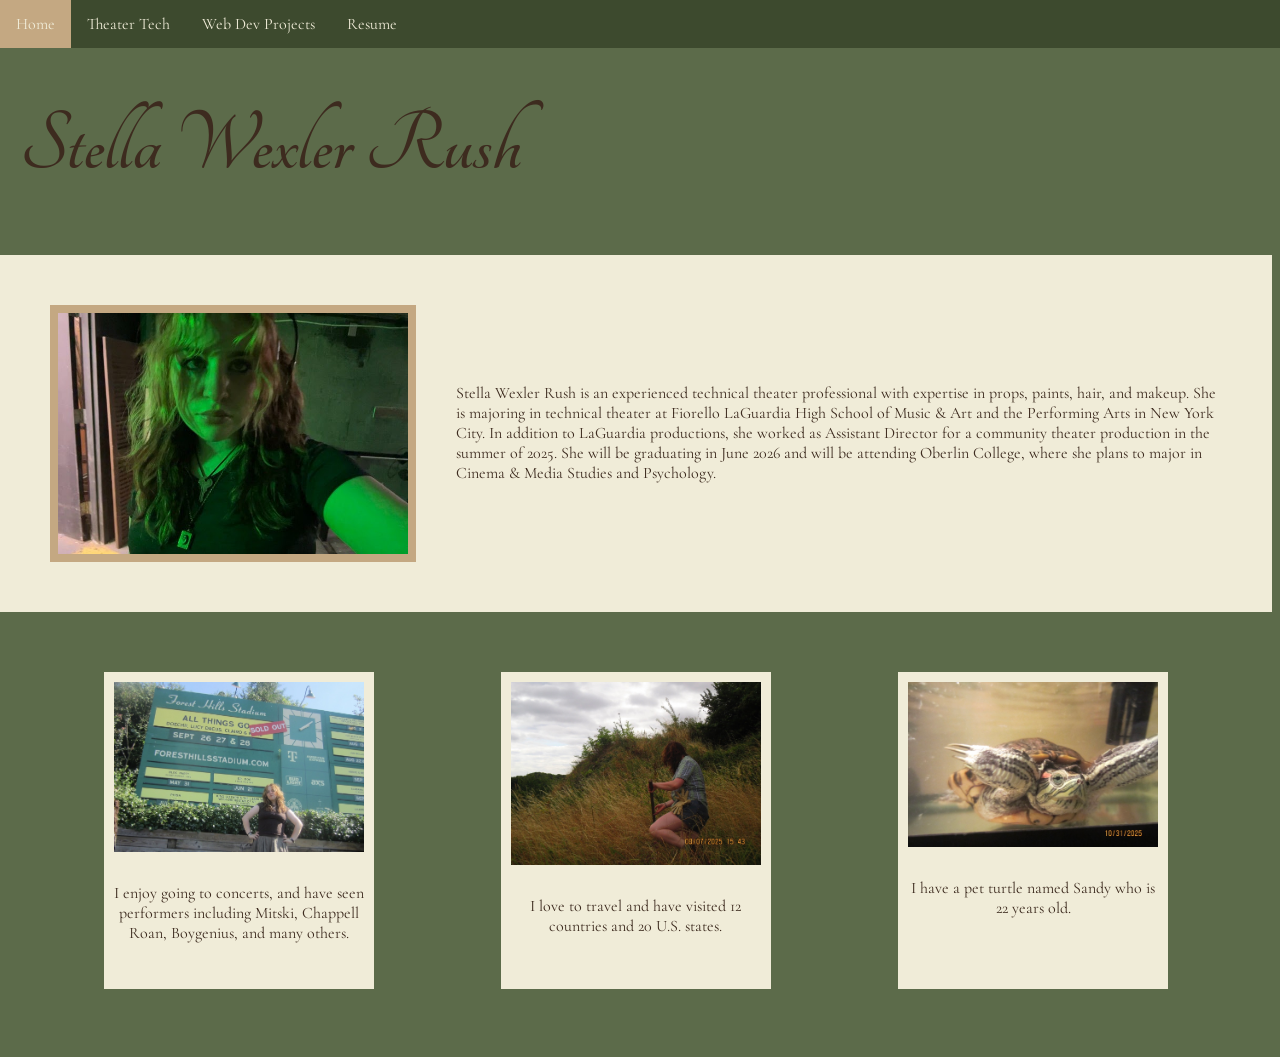
<file: index.html>
<!-- Final Project
Requirements
[ yes ] Customized HTML Page #1 - Home
[ yes ] Customized HTML Page #2  - Theater Tech
[ yes ] Customized HTML Page #3 - Web Dev Projects
[ yes ] Customized HTML Page #4 - Resume

Select ONE Additional Feature to Add  
[ yes ] Feature 1 - Google Font
[ no ] Feature 2 - Include jQuery
[ no ] Feature 3 - Embed Code from Spotify/Google Docs/YouTube
[ no ] Feature 4 - Customized HTML Page #5
-->


<!DOCTYPE html>
<html>
  <head>
    <meta charset="utf-8" />
    <title>Final Portfolio Project</title>
    <link href="style.css" rel="stylesheet" type="text/css" />
    <link rel="preconnect" href="https://fonts.googleapis.com">
    <link rel="preconnect" href="https://fonts.gstatic.com" crossorigin>
    <link href="https://fonts.googleapis.com/css2?family=Cormorant+Garamond:ital,wght@0,400;0,600;1,400&family=Tangerine:wght@400;700&display=swap" rel="stylesheet">
    <style>
      /* Styling Only Related To THIS Page */
      .hero {
      background-color: #F0ECD8;
      padding: 30px;
      display: flex;
      align-items: center;
      flex-wrap: wrap;
    }
    .hero img {
      width: 350px;
      margin: 20px;
      border: 8px solid #C4A882;
    }

    .hero p {
      color: #3D2B1F;
      padding: 20px;
      flex: 1;
    }
      .polaroid-section {
        display: flex;
        justify-content: space-around; 
        padding: 40px;
        flex-wrap: wrap;
      }
      .polaroid {
        background-color: #F0ECD8;
        padding: 10px;
        padding-bottom: 30px;
        width: 250px;
        margin: 20px;
      }
      .polaroid img {
      width: 250px;
      }

      .polaroid p {
        text-align: center;
        color: #3D2B1F;
        padding-top: 10px;
      }


    </style>
  </head>
  <body>
    <!-- ⬆⬆⬆⬆ Nav Bar -->
    <ul class="navbar">
      <li><a class="active" href="index.html">Home</a></li>
      <li><a href="shows.html">Theater Tech</a></li>
      <li><a href="webdev.html">Web Dev Projects</a></li>
      <li><a href="resume.html">Resume</a></li>
    </ul>

    <!-- ⬇⬇⬇⬇⬇⬇ Main Page Content -->
    <h1 style="padding-left: 20px;">Stella Wexler Rush</h1>
    <div class="hero">
      <img src="images/personal1.jpg" />
      <p>Stella Wexler Rush is an experienced technical theater professional with expertise in props, paints, hair, and makeup. She is majoring in technical theater at Fiorello LaGuardia High School of Music & Art and the Performing Arts in New York City. In addition to LaGuardia productions, she worked as Assistant Director for a community theater production in the summer of 2025. She will be graduating in June 2026 and will be attending Oberlin College, where she plans to major in Cinema & Media Studies and Psychology.  </p>
    </div>
    <div class="polaroid-section">
      <div class="polaroid">
        <img src="images/concert.jpg">
        <p>I enjoy going to concerts, and have seen performers including Mitski, Chappell Roan,  Boygenius, and many others.</p>
        </div>
       <div class="polaroid">  
        <img src="images/travel.jpg">
        <p>I love to travel and have visited 12 countries and 20 U.S. states.</p>
        </div>
      <div class="polaroid">
        <img src="images/turtle.jpg">
        <p>I have a pet turtle named Sandy who is 22 years old.</p>
      </div>
    </div>

  </body>
</html>
</file>
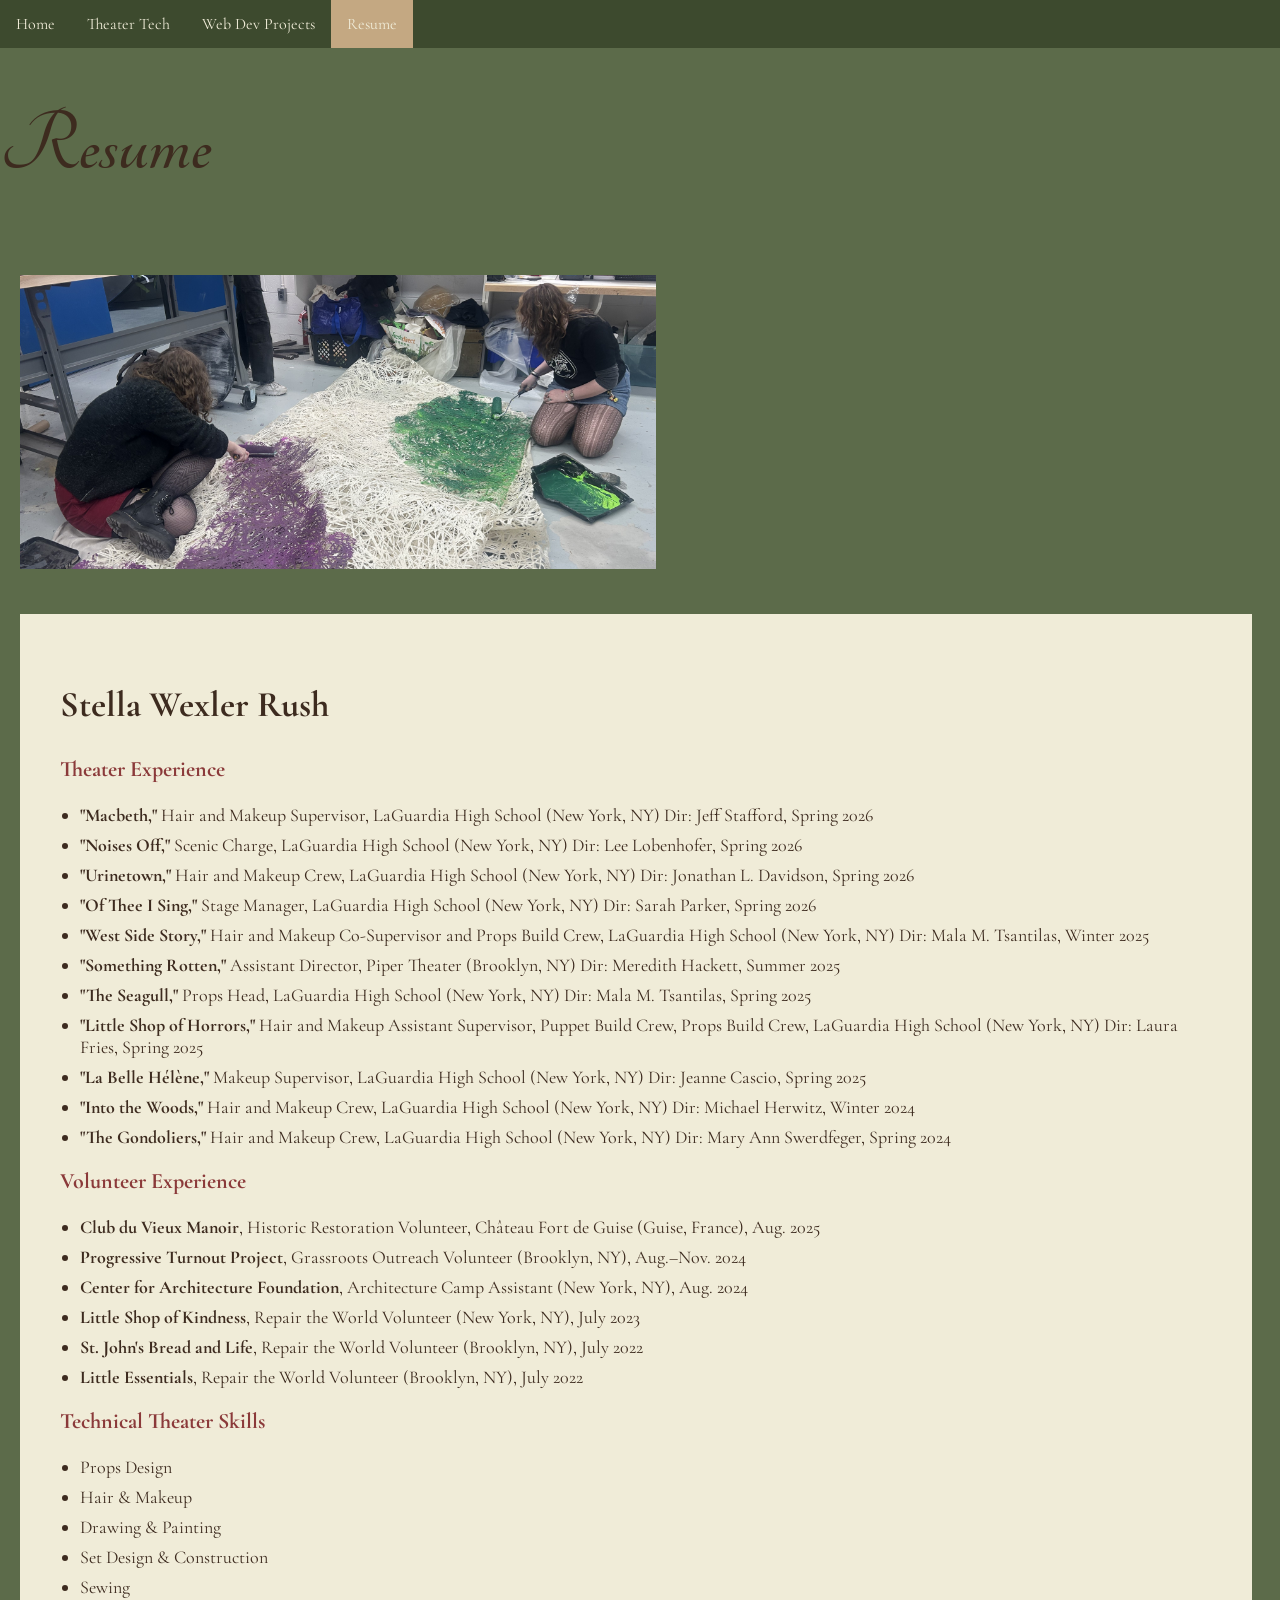
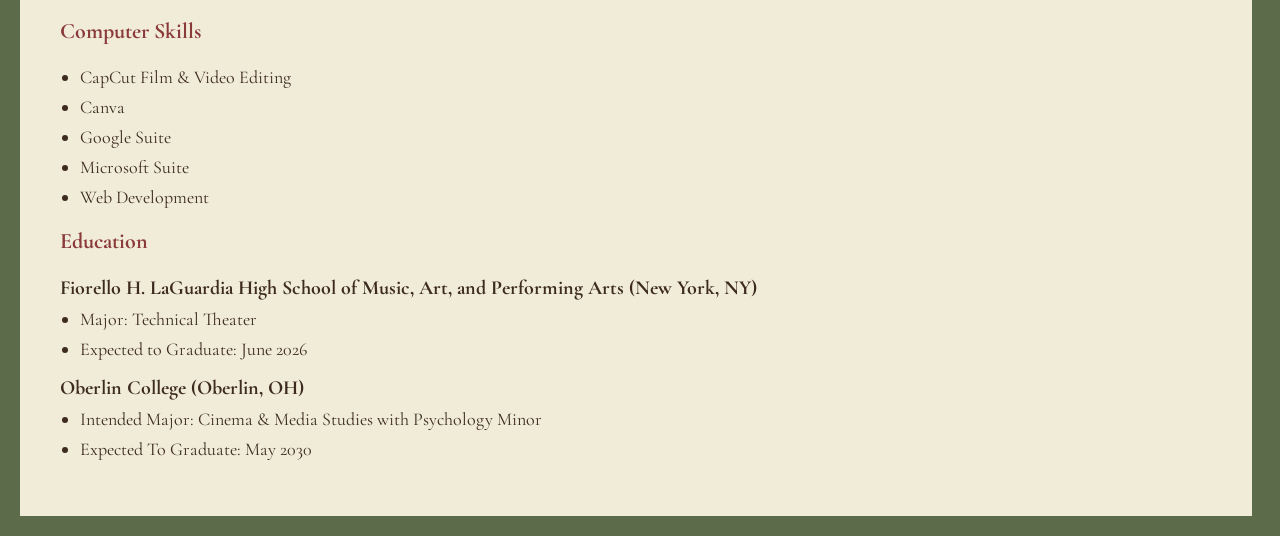
<file: resume.html>
<!-- Final Project
Requirements
[ yes ] Customized HTML Page #1 - Home
[ yes ] Customized HTML Page #2 - Theater Tech
[ yes ] Customized HTML Page #3 - Web Dev Projects
[ yes ] Customized HTML Page #4 - Resume

Select ONE Additional Feature to Add  
[ yes ] Feature 1 - Google Font
[ no ] Feature 2 - Include jQuery
[ no ] Feature 3 - Embed Code from Spotify/Google Docs/YouTube
[ no ] Feature 4 - Customized HTML Page #5
-->

<!DOCTYPE html>
<html>
  <head>
    <meta charset="utf-8" />
    <title>Final Project - Resume</title>
    <link href="style.css" rel="stylesheet" type="text/css" />
    <link rel="preconnect" href="https://fonts.googleapis.com">
    <link rel="preconnect" href="https://fonts.gstatic.com" crossorigin>
    <link href="https://fonts.googleapis.com/css2?family=Cormorant+Garamond:ital,wght@0,400;0,600;1,400&family=Tangerine:wght@400;700&display=swap" rel="stylesheet">
    <style>
.resume-hero {
  width:100%;
  text-align:left;
  padding:20px;
}
.resume-hero img {
  width: 50%;
}
.resume-block {
  background-color: #F0ECD8;
  color: #3D2B1F;
  padding: 40px;
  margin: 20px;
}
.resume-block h2 {
  font-family: "Cormorant Garamond", serif;
  font-size: 36px;
  font-weight: bold;
}
.resume-block li {
  font-family: "Cormorant Garamond", serif;
  font-size: 18px;
  margin-bottom: 8px;
}
.resume-block ul {
  list-style-type: disc;
  padding-left: 20px;
}
.resume-block h3 {
  font-family:"Cormorant Garamond", serif;
  font-size: 22px;
  color: #8B3A3A;
  margin-top: 20px;
  font-weight: bold;
}
.resume-block .school-name {
  font-weight: bold;
  font-size: 20px;
  list-style-type: none;
  margin-left: -20px;
  margin-top:15px;
}

      /* Styling Only Related To THIS Page */
    </style>
  </head>
  <body>
    <!-- ⬆⬆⬆⬆ Nav Bar -->
    <ul class="navbar">
      <li><a href="index.html">Home</a></li>
      <li><a href="shows.html">Theater Tech</a></li>
      <li><a href="webdev.html">Web Dev Projects</a></li>
      <li><a class="active" href="resume.html">Resume</a></li>
    </ul>
    <!-- ⬇⬇⬇⬇⬇⬇ Main Page Content -->
    <h1>Resume</h1>
<div class="resume-hero">
  <img src="images/resume_hero.jpg" />
  </div>
  <div class="resume-block">
    <h2>Stella Wexler Rush</h2>

    <h3>Theater Experience</h3>
    <ul>
      <li><strong>"Macbeth,"</strong> Hair and Makeup Supervisor, LaGuardia High School (New York, NY) Dir: Jeff Stafford, Spring 2026</li>
      <li><strong>"Noises Off,"</strong> Scenic Charge, LaGuardia High School (New York, NY) Dir: Lee Lobenhofer, Spring 2026</li>
      <li><strong>"Urinetown,"</strong> Hair and Makeup Crew, LaGuardia High School (New York, NY) Dir: Jonathan L. Davidson, Spring 2026</li>
      <li><strong>"Of Thee I Sing,"</strong> Stage Manager, LaGuardia High School (New York, NY) Dir: Sarah Parker, Spring 2026</li>
      <li><strong>"West Side Story,"</strong> Hair and Makeup Co-Supervisor and Props Build Crew, LaGuardia High School (New York, NY) Dir: Mala M. Tsantilas, Winter 2025</li>
      <li><strong>"Something Rotten,"</strong> Assistant Director, Piper Theater (Brooklyn, NY) Dir: Meredith Hackett, Summer 2025</li>
      <li><strong>"The Seagull,"</strong> Props Head, LaGuardia High School (New York, NY) Dir: Mala M. Tsantilas, Spring 2025</li>
      <li><strong>"Little Shop of Horrors,"</strong> Hair and Makeup Assistant Supervisor, Puppet Build Crew, Props Build Crew, LaGuardia High School (New York, NY) Dir: Laura Fries, Spring 2025</li>
      <li><strong>"La Belle Hélène,"</strong> Makeup Supervisor, LaGuardia High School (New York, NY) Dir: Jeanne Cascio, Spring 2025</li>
      <li><strong>"Into the Woods,"</strong> Hair and Makeup Crew, LaGuardia High School (New York, NY) Dir: Michael Herwitz, Winter 2024</li>
      <li><strong>"The Gondoliers,"</strong> Hair and Makeup Crew, LaGuardia High School (New York, NY) Dir: Mary Ann Swerdfeger, Spring 2024</li>
    </ul>

    <h3>Volunteer Experience</h3>
    <ul>
      <li><strong>Club du Vieux Manoir</strong>, Historic Restoration Volunteer, Château Fort de Guise (Guise, France), Aug. 2025</li>
      <li><strong>Progressive Turnout Project</strong>, Grassroots Outreach Volunteer (Brooklyn, NY), Aug.–Nov. 2024</li>
      <li><strong>Center for Architecture Foundation</strong>, Architecture Camp Assistant (New York, NY), Aug. 2024</li>
      <li><strong>Little Shop of Kindness</strong>, Repair the World Volunteer (New York, NY), July 2023</li>
      <li><strong>St. John's Bread and Life</strong>, Repair the World Volunteer (Brooklyn, NY), July 2022</li>
      <li><strong>Little Essentials</strong>, Repair the World Volunteer (Brooklyn, NY), July 2022</li>
    </ul>

    <h3>Technical Theater Skills</h3>
    <ul>
    <li>Props Design</li>
    <li>Hair & Makeup</li>
    <li>Drawing & Painting</li>
    <li>Set Design & Construction</li>
    <li>Sewing</li>
    </ul>

    <h3>Computer Skills</h3>
    <ul>
      <li>CapCut Film & Video Editing</li>
      <li>Canva</li>
      <li>Google Suite</li>
      <li>Microsoft Suite</li>
      <li>Web Development</li>
    </ul>

    <h3>Education</h3>
    <ul>
      <li class="school-name">Fiorello H. LaGuardia High School of Music, Art, and Performing Arts (New York, NY)</li>
      <li>Major: Technical Theater</li>
      <li>Expected to Graduate: June 2026</li>
    </ul>
  
    <ul>
      <li class="school-name">Oberlin College (Oberlin, OH)</li>
      <li>Intended Major: Cinema & Media Studies with Psychology Minor</li>
      <li>Expected To Graduate: May 2030</li>
    </ul>
    </div>
  </body>
</html>
</file>
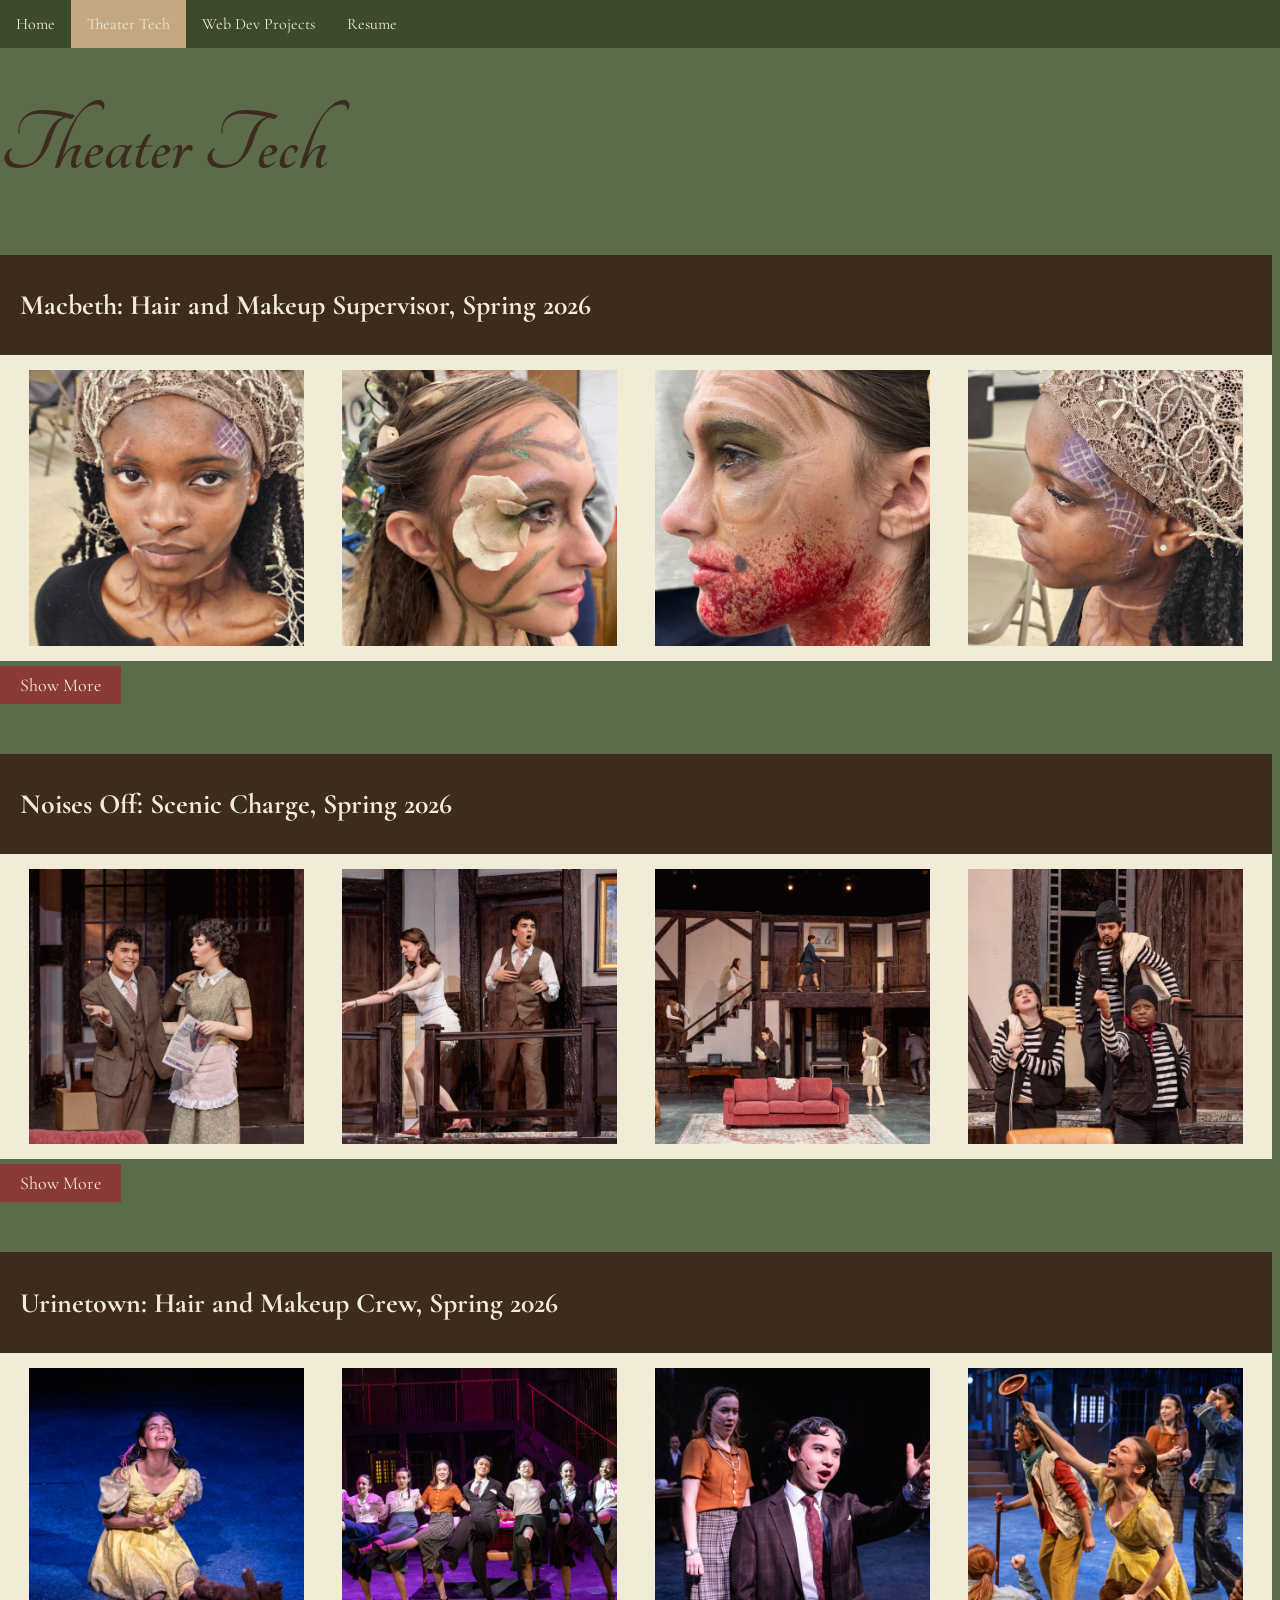
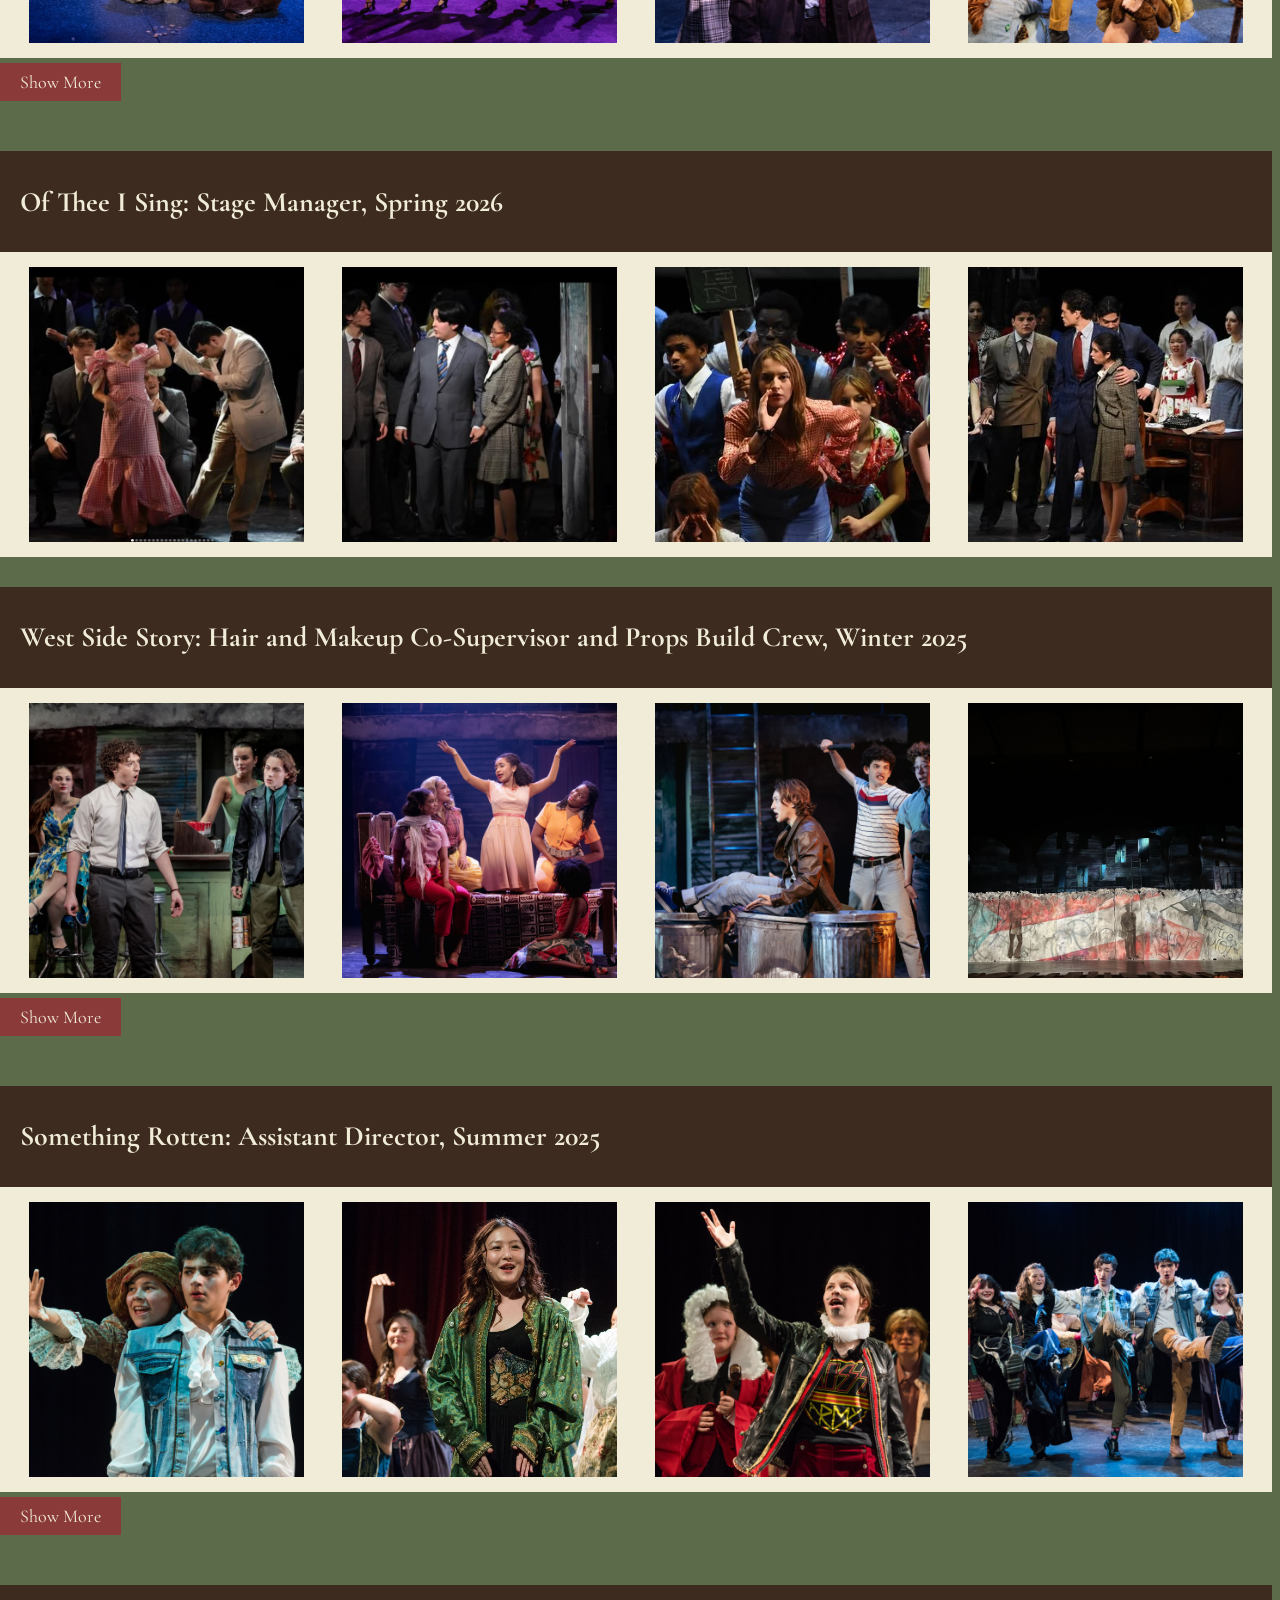
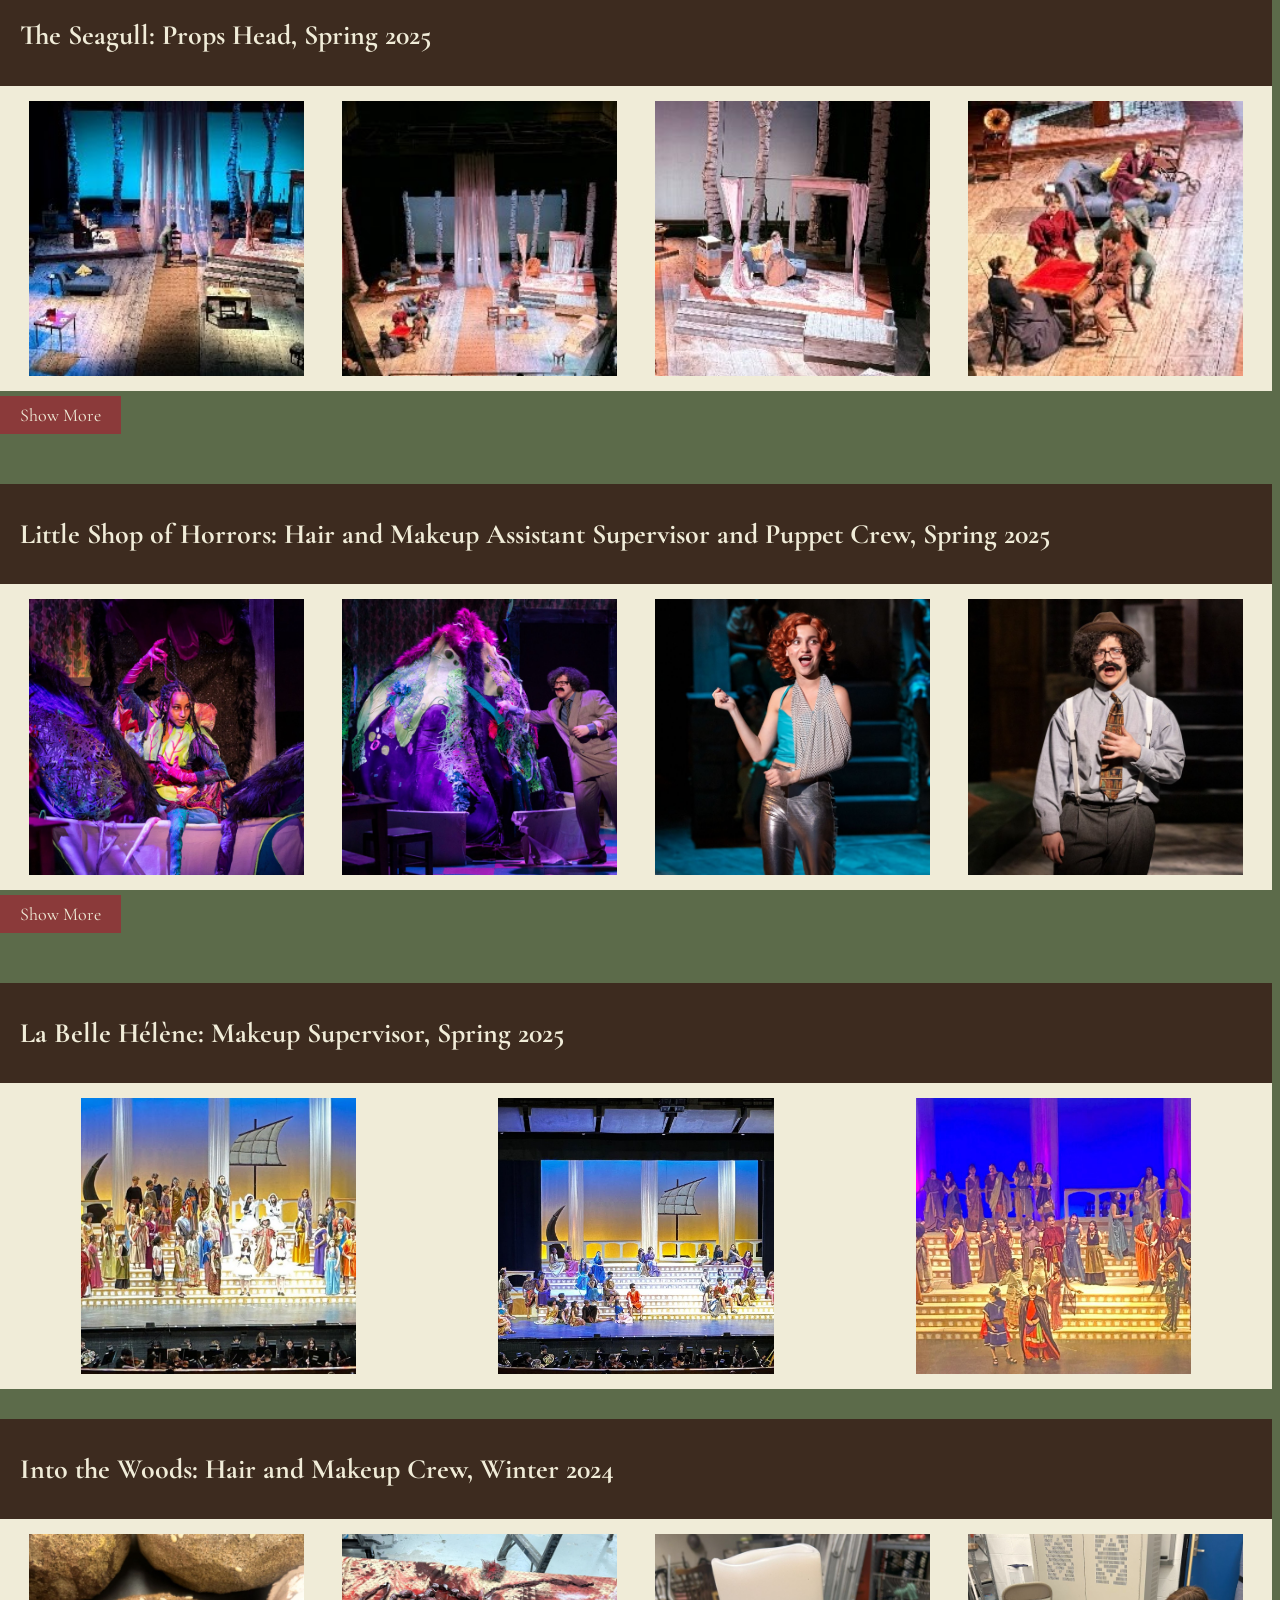
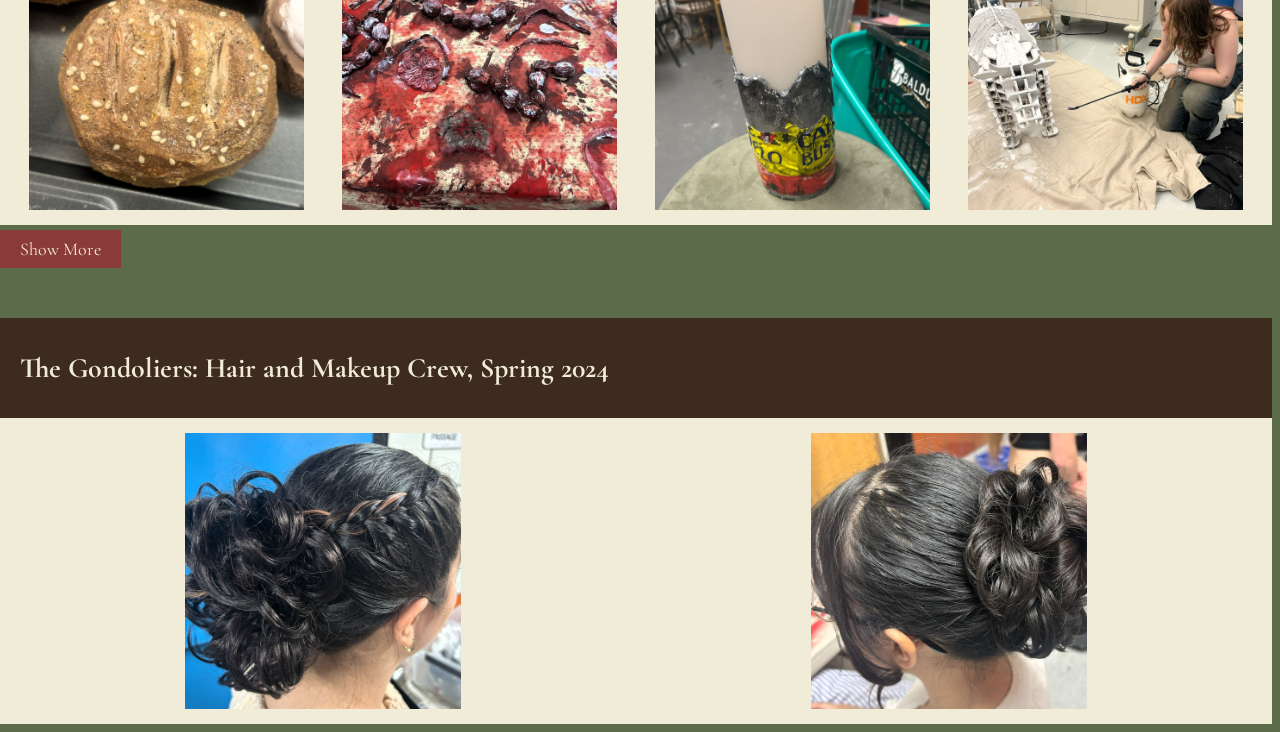
<file: shows.html>
<!-- Final Project
Requirements
[ yes ] Customized HTML Page #1 - Home
[ yes ] Customized HTML Page #2 - Theater Tech
[ yes ] Customized HTML Page #3 - Web Dev Projects
[ yes ] Customized HTML Page #4 - Resume

Select ONE Additional Feature to Add  
[ yes ] Feature 1 - Google Font
[ yes ] Feature 2 - Include jQuery
[ no ] Feature 3 - Embed Code from Spotify/Google Docs/YouTube
[ no ] Feature 4 - Customized HTML Page #5
-->

<!DOCTYPE html>

<html>
  <head>
    <meta charset="utf-8" />
    <title>Final Project - Theater Tech</title>
    <link href="style.css" rel="stylesheet" type="text/css" />
    <link rel="preconnect" href="https://fonts.googleapis.com">
    <link rel="preconnect" href="https://fonts.gstatic.com" crossorigin>
    <link href="https://fonts.googleapis.com/css2?family=Cormorant+Garamond:ital,wght@0,400;0,600;1,400&family=Tangerine:wght@400;700&display=swap" rel="stylesheet">
    <script src="https://ajax.googleapis.com/ajax/libs/jquery/3.7.1/jquery.min.js"></script>
    <style>
      .show-title {
        background-color: #3D2B1F;
        color: #F0ECD8;
        padding: 10px 20px;
        margin-top: 30px;
      }
      .show-title h2 {
        font-family: "Cormorant Garamond", serif;
        font-size: 28px;
      }
      .show-row {
        display: flex;
        justify-content: space-around;
        padding: 10px;
        background-color: #f0ecd8;
      }
        .show-row img {
          width: 22%;
          height: auto;
          margin: 5px;
        }
        .show-row-extra {
          display: block;
          background-color: #F0ECD8;
        }
        .show-row-extra img {
          width: 22%;
          height: auto;
          margin: 5px;
        }
        .show-more-btn {
          background-color: #8B3A3A;
          color: #F0ECD8;
          border: none;
          padding: 8px 20px;
          margin: 5px 0px 20px 0px; 
          font-family: "Cormorant Garamond", serif;
          font-size: 18px;
        }
      /* Styling Only Related To THIS Page */
    </style>
  </head>
  <body>
    <!-- ⬆⬆⬆⬆ Nav Bar -->
    <ul class="navbar">
      <li><a href="index.html">Home</a></li>
      <li><a class="active" href="shows.html">Theater Tech</a></li>
      <li><a href="webdev.html">Web Dev Projects</a></li>
      <li><a href="resume.html">Resume</a></li>
    </ul>

    <!-- ⬇⬇⬇⬇⬇⬇ Main Page Content -->
    <h1>Theater Tech</h1>
     <!-- MACBETH -->
      <div class="show-title">
        <h2> Macbeth: Hair and Makeup Supervisor, Spring 2026</h2>
        </div>
        <div class="show-row">
        <img src="images/shows/m1.jpg" />
        <img src="images/shows/m2.jpg" />
        <img src="images/shows/m3.jpg" />
        <img src="images/shows/m4.jpg" />
        </div>
        <div class="show-row-extra" style="display:none;">
          <div class="show-row">
          <img src="images/shows/m5.jpg" />
          <img src="images/shows/m6.jpg" />
          <img src="images/shows/m7.jpg" />
          <img src="images/shows/m8.jpg" />
          </div>
          <div class="show-row">
          <img src="images/shows/m9.jpg" />
          <img src="images/shows/m10.jpg" />
          <img src="images/shows/m11.jpg" />
          <img src="images/shows/m12.jpg" />
          </div>
        </div>
          <button class="show-more-btn">Show More</button>

     <!-- NOISES OFF -->
      <div class="show-title">
        <h2> Noises Off: Scenic Charge, Spring 2026</h2>
        </div>
        <div class="show-row">
        <img src="images/shows/no1.jpg" />
        <img src="images/shows/no2.jpg" />
        <img src="images/shows/no3.jpg" />
        <img src="images/shows/no4.jpg" />
        </div>
        <div class="show-row-extra" style="display:none;">
          <div class="show-row">
          <img src="images/shows/no5.jpg" />
          <img src="images/shows/no6.jpg" />
          <img src="images/shows/no7.jpg" />
          <img src="images/shows/no8.jpg" />
          </div>
        </div>
          <button class="show-more-btn">Show More</button>
        
     <!-- URINETOWN -->
      <div class="show-title">
        <h2> Urinetown: Hair and Makeup Crew, Spring 2026</h2>
        </div>
        <div class="show-row">
        <img src="images/shows/u1.jpg" />
        <img src="images/shows/u2.jpg" />
        <img src="images/shows/u3.jpg" />
        <img src="images/shows/u4.jpg" />
        </div>
        <div class="show-row-extra" style="display:none;">
          <div class="show-row">
          <img src="images/shows/u5.jpg" />
          <img src="images/shows/u6.jpg" />
          <img src="images/shows/u7.jpg" />
          <img src="images/shows/u8.jpg" />
          </div>
        </div>
          <button class="show-more-btn">Show More</button>

     <!-- Of Thee I Sing -->
      <div class="show-title">
        <h2> Of Thee I Sing: Stage Manager, Spring 2026</h2>
        </div>
        <div class="show-row">
        <img src="images/shows/otis1.jpg" />
        <img src="images/shows/otis2.jpg" />
        <img src="images/shows/otis3.jpg" />
        <img src="images/shows/otis4.jpg" />
        </div>

     <!-- WEST SIDE STORY -->
      <div class="show-title">
        <h2> West Side Story: Hair and Makeup Co-Supervisor and Props Build Crew, Winter 2025</h2>
        </div>
        <div class="show-row">
        <img src="images/shows/wss1.jpg" />
        <img src="images/shows/wss2.jpg" />
        <img src="images/shows/wss3.jpg" />
        <img src="images/shows/wss4.jpg" />
        </div>
        <div class="show-row-extra" style="display:none;">
          <div class="show-row">
          <img src="images/shows/wss5.jpg" />
          <img src="images/shows/wss6.jpg" />
          <img src="images/shows/wss7.jpg" />
          <img src="images/shows/wss8.jpg" />
          </div>
         <div class="show-row">
          <img src="images/shows/wss9.jpg" />
          <img src="images/shows/wss10.jpg" />
          <img src="images/shows/wss11.jpg" />
          <img src="images/shows/wss12.jpg" />
          </div>
        <div class="show-row">
          <img src="images/shows/wss13.jpg" />
          <img src="images/shows/wss14.jpg" />
          <img src="images/shows/wss15.jpg" />
          <img src="images/shows/wss16.jpg" />
          </div>
          </div>
          <button class="show-more-btn">Show More</button>

     <!-- SOMETHING ROTTEN -->
      <div class="show-title">
        <h2> Something Rotten: Assistant Director, Summer 2025</h2>
        </div>
        <div class="show-row">
        <img src="images/shows/sr1.jpg" />
        <img src="images/shows/sr2.jpg" />
        <img src="images/shows/sr3.jpg" />
        <img src="images/shows/sr4.jpg" />
        </div>
        <div class="show-row-extra" style="display:none;">
          <div class="show-row">
          <img src="images/shows/sr5.jpg" />
          <img src="images/shows/sr6.jpg" />
          <img src="images/shows/sr7.jpg" />
          <img src="images/shows/sr8.jpg" />
          </div>
        </div>
          <button class="show-more-btn">Show More</button>

     <!-- THE SEAGULL -->
      <div class="show-title">
        <h2> The Seagull: Props Head, Spring 2025</h2>
        </div>
        <div class="show-row">
        <img src="images/shows/s1.jpg" />
        <img src="images/shows/s2.jpg" />
        <img src="images/shows/s3.jpg" />
        <img src="images/shows/s4.jpg" />
        </div>
        <div class="show-row-extra" style="display:none;">
          <div class="show-row">
          <img src="images/shows/s5.jpg" />
          <img src="images/shows/s6.jpg" />
          <img src="images/shows/s7.jpg" />
          <img src="images/shows/s8.jpg" />
          </div>
        </div>
          <button class="show-more-btn">Show More</button>

     <!-- LITTLE SHOP OF HORRORS -->
      <div class="show-title">
        <h2> Little Shop of Horrors: Hair and Makeup Assistant Supervisor and Puppet Crew, Spring 2025</h2>
        </div>
        <div class="show-row">
        <img src="images/shows/ls1.jpg" />
        <img src="images/shows/ls2.jpg" />
        <img src="images/shows/ls3.jpg" />
        <img src="images/shows/ls4.jpg" />
        </div>
        <div class="show-row-extra" style="display:none;">
          <div class="show-row">
          <img src="images/shows/ls5.jpg" />
          <img src="images/shows/ls6.jpg" />
          <img src="images/shows/ls7.jpg" />
          <img src="images/shows/ls8.jpg" />
          </div>
          <div class="show-row">
            <img src="images/shows/ls9.jpg" />
            <img src="images/shows/ls10.jpg" />
            <img src="images/shows/ls11.jpg" />
            <img src="images/shows/ls12.jpg" />
            </div>
            </div>
      <button class="show-more-btn">Show More</button>

     <!-- LA BELLE HELENE -->
      <div class="show-title">
        <h2> La Belle Hélène: Makeup Supervisor, Spring 2025</h2>
        </div>
        <div class="show-row">
        <img src="images/shows/lbh1.jpg" />
        <img src="images/shows/lbh2.jpg" />
        <img src="images/shows/lbh3.jpg" />
        </div>

     <!-- INTO THE WOODS -->
      <div class="show-title">
        <h2> Into the Woods: Hair and Makeup Crew, Winter 2024</h2>
        </div>
        <div class="show-row">
        <img src="images/shows/woods1.jpg" />
        <img src="images/shows/woods2.jpg" />
        <img src="images/shows/woods3.jpg" />
        <img src="images/shows/woods4.jpg" />
        </div>
        <div class="show-row-extra" style="display:none;">
          <div class="show-row">
          <img src="images/shows/woods5.jpg" />
          <img src="images/shows/woods6.jpg" />
          <img src="images/shows/woods7.jpg" />
          <img src="images/shows/woods8.jpg" />
          </div>
          <div class="show-row">
          <img src="images/shows/woods9.jpg" />
          <img src="images/shows/woods10.jpg" />
          <img src="images/shows/woods11.jpg" />
          <img src="images/shows/woods12.jpg" />
          </div>
        </div>
          <button class="show-more-btn">Show More</button>

     <!-- THE GONDOLIERS -->
      <div class="show-title">
        <h2> The Gondoliers: Hair and Makeup Crew, Spring 2024</h2>
        </div>
        <div class="show-row">
        <img src="images/shows/g1.jpg" />
        <img src="images/shows/g2.jpg" />
        </div>

  <script>
      $(".show-more-btn").click(function() {
        $(this).prev(".show-row-extra").toggle();
        if ($(this).text() == "Show More") {
          $(this).text("Show Less");
        } else {
          $(this).text("Show More");
        }
      });
    </script>
     </body>
</html>
</file>
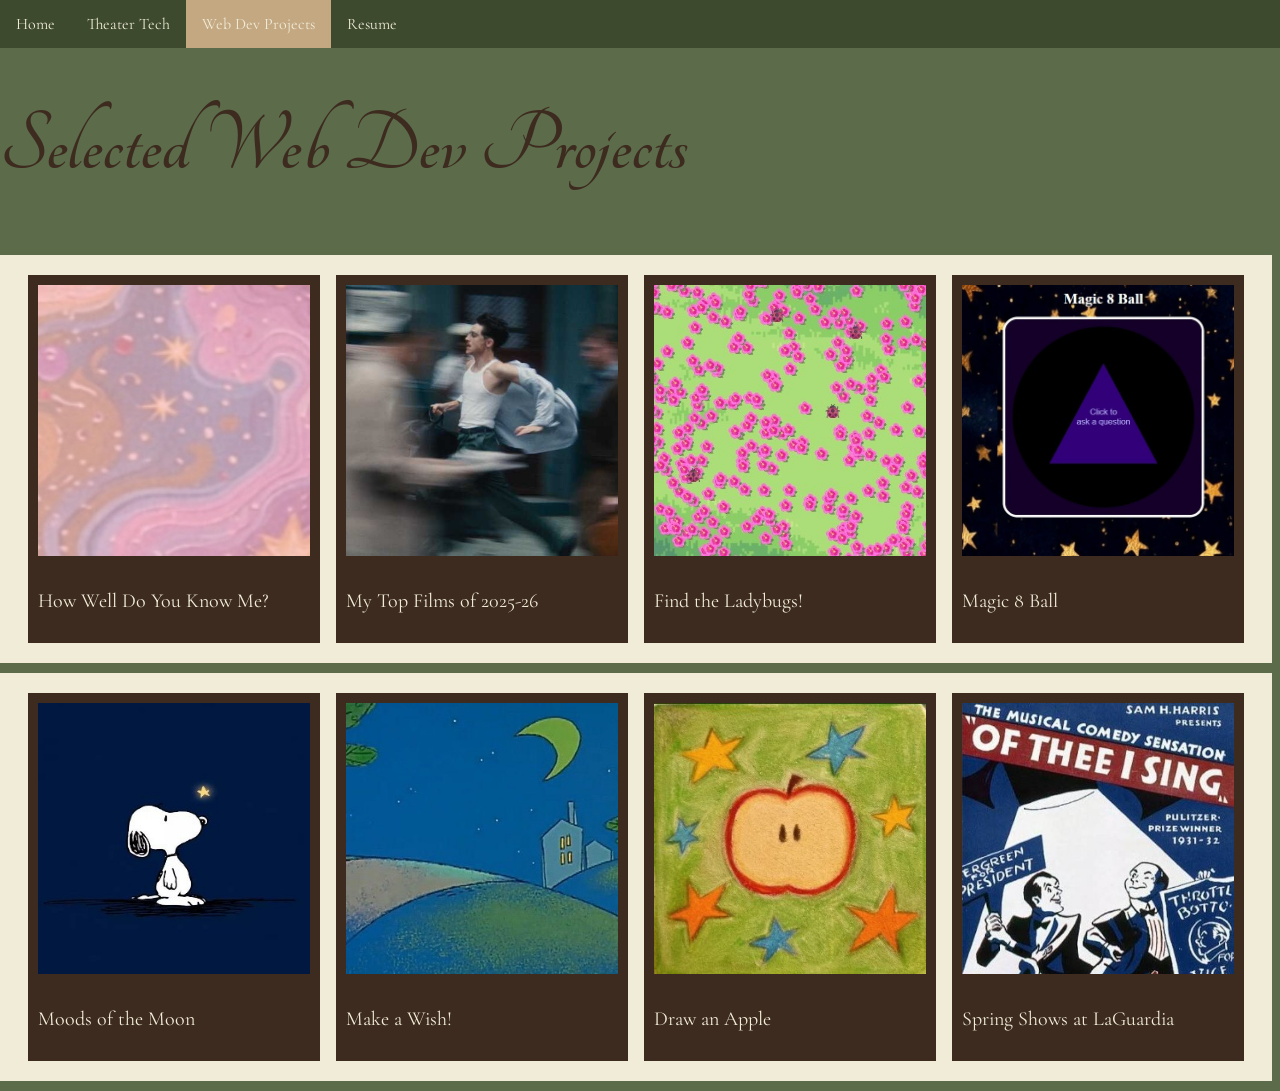
<file: webdev.html>
<!-- Final Project
Requirements
[ yes ] Customized HTML Page #1 - Home
[ yes ] Customized HTML Page #2 - Theater Tech
[ yes ] Customized HTML Page #3 - Web Dev Projects
[ yes ] Customized HTML Page #4 - Resume

Select ONE Additional Feature to Add  
[ yes ] Feature 1 - Google Font
[ no ] Feature 2 - Include jQuery
[ no ] Feature 3 - Embed Code from Spotify/Google Docs/YouTube
[ no ] Feature 4 - Customized HTML Page #5
-->
<!DOCTYPE html>
<html>
  <head>
    <meta charset="utf-8" />
    <title>Final Project - Web Dev Projects</title>
    <link href="style.css" rel="stylesheet" type="text/css" />
    <link rel="preconnect" href="https://fonts.googleapis.com">
    <link rel="preconnect" href="https://fonts.gstatic.com" crossorigin>
    <link href="https://fonts.googleapis.com/css2?family=Cormorant+Garamond:ital,wght@0,400;0,600;1,400&family=Tangerine:wght@400;700&display=swap" rel="stylesheet">
<style>
  .project-row {
    display: flex;
    justify-content: space-around;
    padding: 20px;
    background-color: #F0ECD8;
    margin-bottom: 10px;
  }
  .project-card {
    background-color: #3D2B1F;
    padding: 10px;
    width: 22%;
  }
  .project-card img {
    width:100%;
  }
  .project-card p{
    color: #F0ECD8;
    font-family: "Cormorant Garamond", serif;
    font-size: 20px;
    padding-top: 8px;
  }
  .project-card a {
    text-decoration: none;
      }
      /*Styling Only Related To THIS Page */
    </style>
  </head>
  <body>
    <!-- ⬆⬆⬆⬆ Nav Bar -->
    <ul class="navbar">
      <li><a href="index.html">Home</a></li>
      <li><a href="shows.html">Theater Tech</a></li>
      <li><a class="active" href="webdev.html">Web Dev Projects</a></li>
      <li><a href="resume.html">Resume</a></li>
    </ul>
    <!-- ⬇⬇⬇⬇⬇⬇ Main Page Content -->
    <h1>Selected Web Dev Projects</h1>
    <div class="project-row">
      <div class="project-card">
        <a href="https://laguardia-webdev-2024.github.io/12-p-unit-12-project-stellajane20/" target="_blank">
          <img src="images/webdev/12.jpg" />
          <p>How Well Do You Know Me?</p>
        </a>
    </div>
     <div class="project-card">
        <a href="https://laguardia-webdev-2024.github.io/11-p-unit-11-project-stellajane20/" target="_blank">
          <img src="images/webdev/11.jpg" />
          <p>My Top Films of 2025-26</p>
        </a>
    </div>
 <div class="project-card">
        <a href="https://laguardia-webdev-2024.github.io/10-p-unit-10-project-stellajane20/" target="_blank">
          <img src="images/webdev/10.jpg" />
          <p>Find the Ladybugs!</p>
        </a>
    </div>
 <div class="project-card">
        <a href="https://laguardia-webdev-2024.github.io/9-p-unit-9-project-stellajane20/" target="_blank">
          <img src="images/webdev/9.jpg" />
          <p>Magic 8 Ball</p>
        </a>
    </div>
    </div>
    <div class="project-row">
 <div class="project-card">
        <a href="https://laguardia-webdev-2024.github.io/8-p-unit-8-project-stellajane20" target="_blank">
          <img src="images/webdev/8.jpg" />
          <p>Moods of the Moon</p>
        </a>
        </div>
 <div class="project-card">
        <a href="https://laguardia-webdev-2024.github.io/7-p-unit-7-project-stellajane20/" target="_blank">
          <img src="images/webdev/7.jpg" />
          <p>Make a Wish!</p>
        </a>
        </div>
 <div class="project-card">
        <a href="https://laguardia-webdev-2024.github.io/6-p-unit-6-project-stellajane20/" target="_blank">
          <img src="images/webdev/6.jpg" />
          <p>Draw an Apple</p>
        </a>
        </div>
 <div class="project-card">
        <a href="https://laguardia-webdev-2024.github.io/5-p-unit-5-project-stellajane20/" target="_blank">
          <img src="images/webdev/5.jpg" />
          <p>Spring Shows at LaGuardia</p>
        </a>
        </div>
    </div>
  </body>
</html>
</file>
<file: style.css>
/* Styling Only Related To ALL Pages */

body {
  padding-top: 30px;
  margin-left: 0px;
  background-color: #5C6B4A;
  color: #3D2B1F;
  font-family: "Cormorant Garamond", serif;
}
/* ⬆⬆⬆⬆ Nav Bar Styling 
~~~~~ Taken From: 
https://www.w3schools.com/css/css_navbar_horizontal.asp */
ul.navbar {
  list-style-type: none;
  margin: 0;
  padding: 0;
  overflow: hidden;
  background-color: #3D4A2E;
  position: fixed;
  top: 0;
  width: 100%;
  z-index: 999;
}

ul.navbar li {
  float: left;
}

ul.navbar li a {
  display: block;
  color: #F0ECD8;
  text-align: center;
  padding: 14px 16px;
  text-decoration: none;
}

li a:hover:not(.active) {
  background-color: #8B3A3A;
}

.active {
  background-color: #C4A882;
}

h1 {
  font-family: "Tangerine", cursive;
  font-size: 90px;
  width: 100%;
}
</file>
